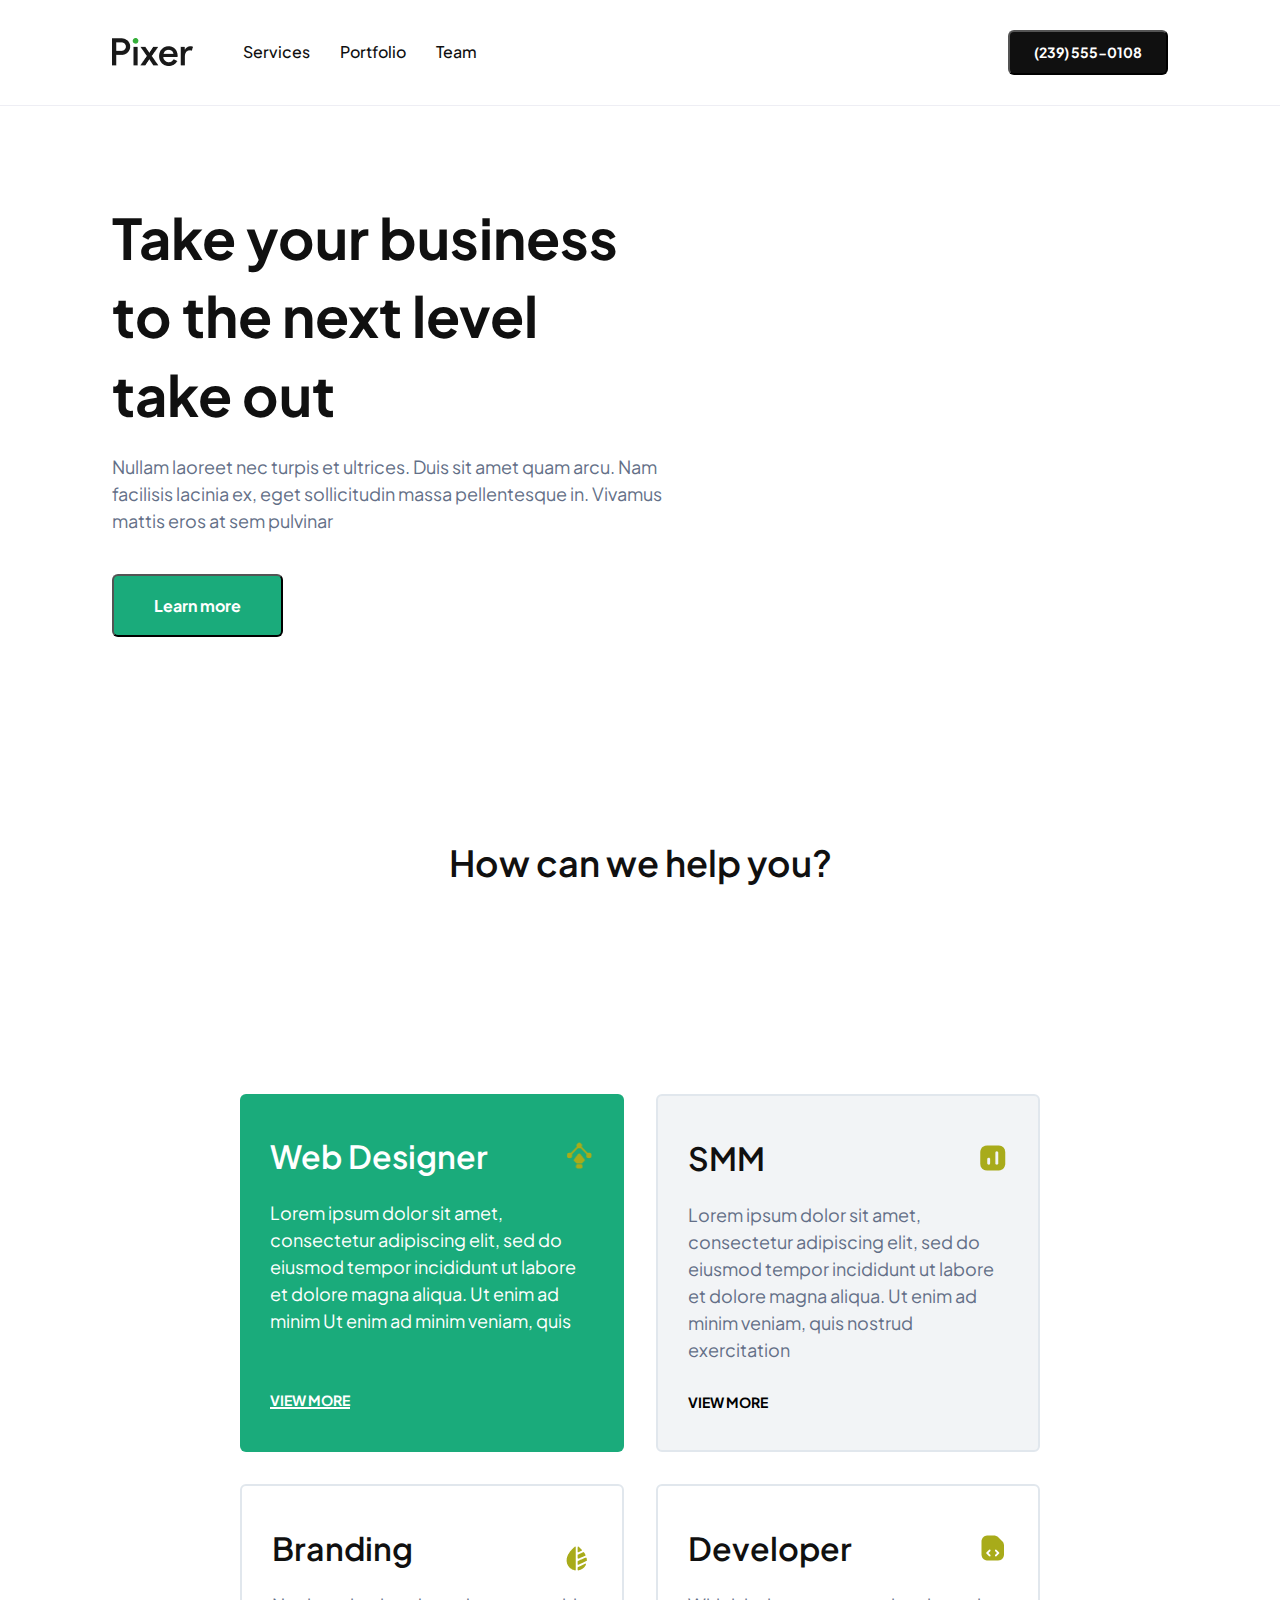
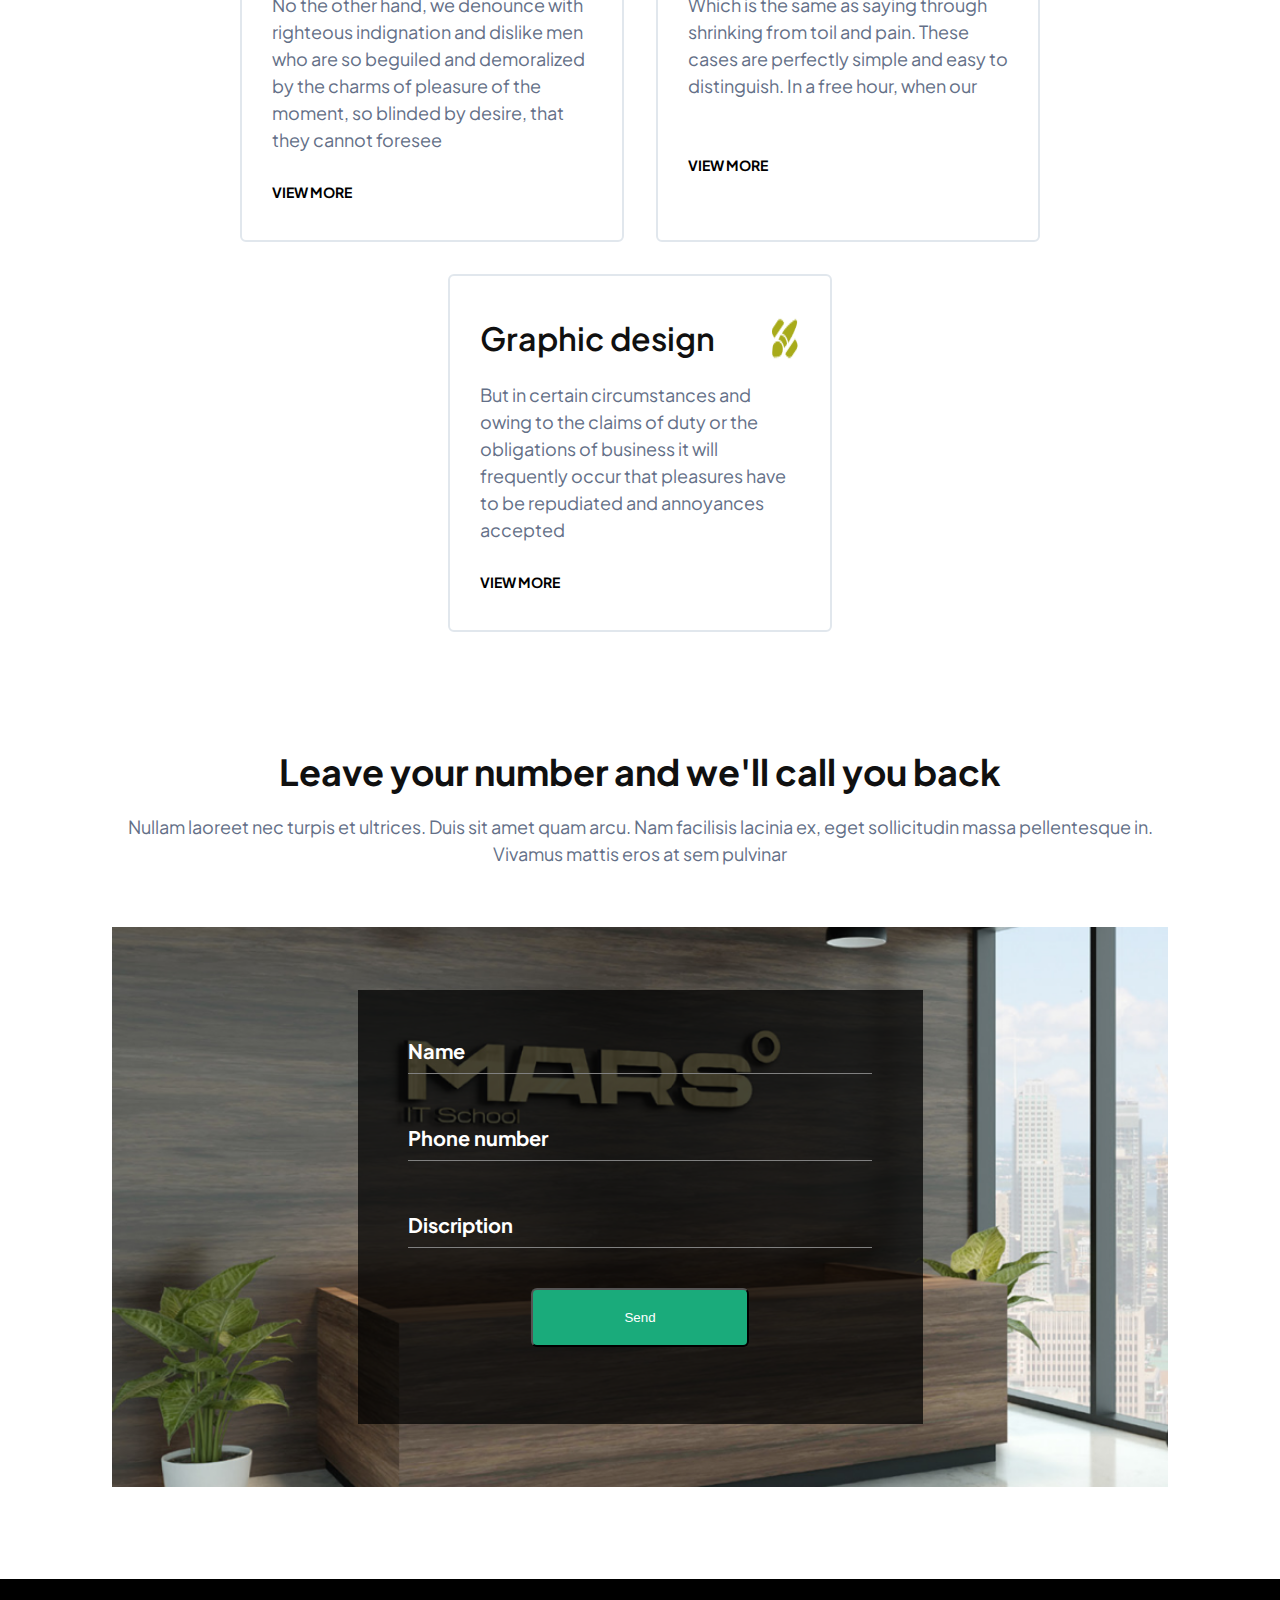
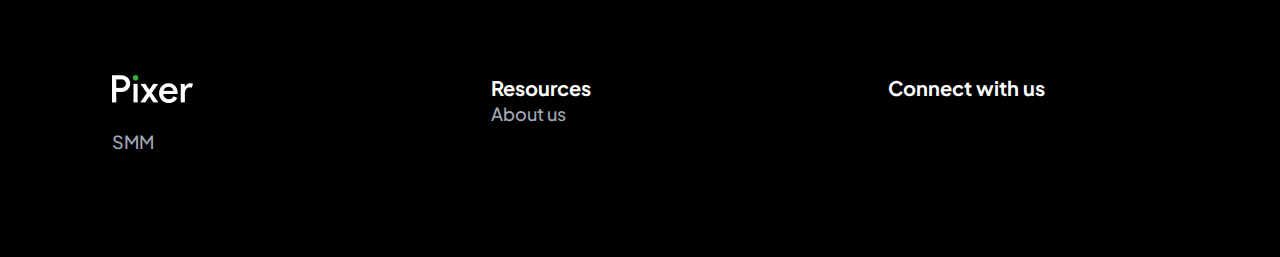
<file: index.html>
<!DOCTYPE html>
<html lang="en">

<head>
    <meta charset="UTF-8">
    <meta name="viewport" content="width=device-width, initial-scale=1.0">
    <title>Document</title>
    <link rel="stylesheet" href="style.css">
</head>

<body>
    <header>
        <div class="tepa_cap">
            <img src="./assets/icons/logo.png" alt="">

            <nav>
                <ul>
                    <li><a href="#">Services</a></li>
                    <li><a href="#">Portfolio</a></li>
                    <li><a href="#">Team</a></li>
                </ul>
            </nav>
        </div>
        <div class="tepa_ong">
            <button>(239) 555-0108</button>
        </div>
    </header>
    <main>
        <section class="first_section">
            <div class="first_section_cap">
                <h1>Take your business to the next level take out</h1>
                <p>Nullam laoreet nec turpis et ultrices. Duis sit amet quam arcu. Nam facilisis lacinia ex, eget
                    sollicitudin massa pellentesque in. Vivamus mattis eros at sem pulvinar</p>
                <button>Learn more</button>
            </div>
            <div class="first_section_ong">
                <iframe width="560" height="315" src="https://www.youtube.com/embed/_I_CDu9dysI?si=5LBt31LRsRGWrlu-"
                    title="YouTube video player" frameborder="0"
                    allow="accelerometer; autoplay; clipboard-write; encrypted-media; gyroscope; picture-in-picture; web-share"
                    allowfullscreen></iframe>
            </div>
        </section>
        <section class="second_section">
            <div class="second_section_1">
                <p>How can we help you?</p>
            </div>
            <div class="second_section_2">



                <div class="box1">
                    <div class="head1">
                        <p>Web Designer</p>
                        <img src="./assets/icons/pen-tool.png" alt="">
                    </div>
                    <p>Lorem ipsum dolor sit amet, consectetur adipiscing elit, sed do eiusmod tempor incididunt ut
                        labore et dolore magna aliqua. Ut enim ad minim Ut enim ad minim veniam, quis </p>
                    <a href="#">View more</a>
                </div>





                <div class="box2">
                    <div class="head2">
                        <p>SMM</p>
                        <img src="./assets/icons/chart-2.png" alt="">
                    </div>
                    <p>Lorem ipsum dolor sit amet, consectetur adipiscing elit, sed do eiusmod tempor incididunt ut
                        labore et dolore magna aliqua. Ut enim ad minim veniam, quis nostrud exercitation </p>
                    <a href="#">View more</a>
                </div>


                <div class="box3">
                    <div class="head3">
                        <p>Branding</p>
                        <img src="./assets/icons/blur.png" alt="">
                    </div>
                    <p>No the other hand, we denounce with righteous indignation and dislike men who are so beguiled and
                        demoralized by the charms of pleasure of the moment, so blinded by desire, that they cannot
                        foresee </p>
                    <a href="#">View more</a>
                </div>
                <div class="box4">
                    <div class="head4">
                        <p>Developer</p>
                        <img src="./assets/icons/simcard.png" alt="">
                    </div>
                    <p>Which is the same as saying through shrinking from toil and pain. These cases are perfectly
                        simple and easy to distinguish. In a free hour, when our </p>
                    <a href="#">VIew more</a>
                </div>
                <div class="box5">
                    <div class="head5">
                        <p>Graphic design</p>
                        <img src="./assets/icons/designtools.png" alt="">
                    </div>
                    <p>But in certain circumstances and owing to the claims of duty or the obligations of business it
                        will frequently occur that pleasures have to be repudiated and annoyances accepted</p>
                    <a href="#">View more</a>
                </div>
            </div>
        </section>



        <section class="third_section">
            <div class="bigbox">
                <div class="smal1">
                    <p>Leave your number and we'll call you back</p>
                </div>
                <div class="smal2">Nullam laoreet nec turpis et ultrices. Duis sit amet quam arcu. Nam facilisis lacinia
                    ex, eget sollicitudin massa pellentesque in. Vivamus mattis eros at sem pulvinar</div>
            </div>

            <div class="wrapper_form">
                <form action="">
                    <input class=" userName" type="text" placeholder="Name">
                    <input class=" userID" type="number" placeholder="Phone number">
                    <input type="text" placeholder="Discription">
                    <button class="wrapper_btn" type="button">Send</button>
                    <p class="error"></p>
                </form>
            </div>
            <div class="clue">

            </div>
        </section>
    </main>
    <footer>
        <div class="last">
            <div class="perviy">
                <img src="./assets/icons/Vector (2).png" alt="">
                <p>SMM</p>
            </div>
            <div class="vtoroy">
                <b>Resources</b>
                <p>About us</p>
            </div>
            <div class="tretiy">
                <b>Connect with us</b>
                <i class="fa-brands fa-twitter"></i>
            </div>
        </div>
    </footer>



    <script src="./main.js"></script>
</body>

</html>
</file>
<file: style.css>
@import url('https://fonts.googleapis.com/css2?family=Plus+Jakarta+Sans:wght@400;500;600;700&display=swap');
  


  * {
      margin: 0;
      padding: 0;
      box-sizing: border-box;
  }

  a {
      text-decoration: none;
  }

  header {
      display: flex;
      justify-content: space-between;
      align-items: center;
      padding: 30px 112px;
      border-bottom: 1px solid #EEEEF4;
  }

  .tepa_cap {
      display: flex;
      align-items: center;
      justify-content: space-around;
      gap: 50px;
  }

  ul {
      display: flex;
      gap: 30px;
      list-style: none;
  }

  li>a {
      font-family: Plus Jakarta Sans;
      font-size: 16px;
      font-style: normal;
      font-weight: 500;
      line-height: 150%;
      color: var(--main-text, #101010);
  }

  .tepa_ong>button {
      color: white;
      display: inline-flex;
      padding: 12px 24px;
      flex-direction: column;
      align-items: flex-start;
      gap: 10px;
      border-radius: 6px;
      background: #101010;
      color: #FFF;
      text-align: center;
      font-family: Plus Jakarta Sans;
      font-size: 14px;
      font-style: normal;
      font-weight: 700;
      line-height: 120%;
  }

  .tepa_ong>button:hover {
      background-color: transparent;
      color: black;
      transition: all 0.15s;
  }

  main {
      display: flex;
      flex-direction: column;
      align-items: center;
      justify-content: center;
      padding: 92px 112px;
  }

  .first_section {
      width: 100%;
      display: flex;
      justify-content: space-between;
  }

  .first_section_cap>h1 {
      color: #101010;
      font-family: Plus Jakarta Sans;
      font-size: 56px;
      font-style: normal;
      font-weight: 700;
      line-height: 140%;
      width: 550px;
      margin-bottom: 20px;
  }

  .first_section_cap>p {
      color: #636F87;
      font-family: Plus Jakarta Sans;
      font-size: 18px;
      font-style: normal;
      font-weight: 400;
      line-height: 150%;
      margin-bottom: 40px;
  }

  .first_section_cap {
      width: 550px;
      height: 434px;

  }

  .first_section_cap>button {
      display: flex;
      padding: 20px 40px;
      flex-direction: column;
      align-items: flex-start;
      gap: 10px;
      border-radius: 6px;
      background: #1AAB7B;
      color: #FFF;
      text-align: center;
      font-family: Plus Jakarta Sans;
      font-size: 16px;
      font-style: normal;
      font-weight: 700;
      line-height: 120%;
  }

  .second_section_1 {
      display: flex;
      align-items: center;
      justify-content: center;
  }

  .second_section_1>p {
      margin: 206px;
      width: 383px;
      height: 50px;
      color: #101010;
      text-align: center;
      font-family: Plus Jakarta Sans;
      font-size: 36px;
      font-style: normal;
      font-weight: 600;
      line-height: 140%;
      align-items: center;
      justify-content: center
  }

  .second_section_2>.box1 {
      width: 384px;
      height: 358px;
      border-radius: 6px;
      background: #1AAB7B;
      padding: 40px 30px;
  }

  .head1 {
      display: flex;
      align-items: center;
      justify-content: space-between;
      color: #FFF;
      font-family: Plus Jakarta Sans;
      font-size: 32px;
      font-style: normal;
      font-weight: 600;
      line-height: 140%;
      margin-bottom: 20px;
  }

  .head1>img {
      width: 30px;
      height: 30px;
  }

  .box1>p {
      color: #FFF;
      font-family: Plus Jakarta Sans;
      font-size: 18px;
      font-style: normal;
      font-weight: 400;
      line-height: 150%;
      margin-bottom: 50px;
  }

  .box1>a {
      color: #FFF;
      font-family: Plus Jakarta Sans;
      font-size: 20px;
      font-style: normal;
      font-weight: 700;
      line-height: 140%;
      font-variant: all-small-caps;
      text-decoration-line: underline;
  }

  .second_section_2 {
      display: flex;
      justify-content: center;
      gap: 32px;
      flex-wrap: wrap;
  }

  .box2 {
      width: 384px;
      height: 358px;
      border-radius: 6px;
      border: 2px solid #E1E7ED;
      background: #F2F4F6;
      padding: 40px 30px
  }

  .head2 {
      display: flex;
      align-items: center;
      justify-content: space-between;
      margin-bottom: 20px;

  }


  .head2>p {
      color: #101010;
      font-family: Plus Jakarta Sans;
      font-size: 32px;
      font-style: normal;
      font-weight: 600;
      line-height: 140%;
  }

  .box2>p {
      color: #636F87;
      font-family: Plus Jakarta Sans;
      font-size: 18px;
      font-style: normal;
      font-weight: 400;
      line-height: 150%;
      margin-bottom: 23px;
  }

  .box2>a {
      color: #000;
      font-family: Plus Jakarta Sans;
      font-size: 20px;
      font-style: normal;
      font-weight: 700;
      line-height: 140%;
      font-variant: all-small-caps;
  }

  .head3 {
      display: flex;
      color: #101010;
      font-family: Plus Jakarta Sans;
      font-size: 32px;
      font-style: normal;
      font-weight: 600;
      line-height: 140%;
      align-items: center;
      justify-content: space-between
  }

  .box3 {
      width: 384px;
      height: 358px;
      border-radius: 6px;
      border: 2px solid #E1E7ED;
      padding: 40px 30px;
  }

  .box3>p {
      color: #636F87;
      font-family: Plus Jakarta Sans;
      font-size: 18px;
      font-style: normal;
      font-weight: 400;
      line-height: 150%;
      margin-bottom: 23px;
  }

  .head3>p {
      margin-bottom: 20px;
  }

  .box3>a {
      color: #000;
      font-family: Plus Jakarta Sans;
      font-size: 20px;
      font-style: normal;
      font-weight: 700;
      line-height: 140%;
      font-variant: all-small-caps;
  }

  .box4 {
      width: 384px;
      height: 358px;
      border-radius: 6px;
      border: 2px solid #E1E7ED;
      padding: 40px 30px;
  }

  .head4 {
      display: flex;
      align-items: center;
      justify-content: space-between;
      color: #101010;
      font-family: Plus Jakarta Sans;
      font-size: 32px;
      font-style: normal;
      font-weight: 600;
      line-height: 140%;
      margin-bottom: 20px;
  }

  .box4>p {
      color: #636F87;
      font-family: Plus Jakarta Sans;
      font-size: 18px;
      font-style: normal;
      font-weight: 400;
      line-height: 150%;
      margin-bottom: 50px;
  }

  .box4>a {
      color: #000;
      font-family: Plus Jakarta Sans;
      font-size: 20px;
      font-style: normal;
      font-weight: 700;
      line-height: 140%;
      font-variant: all-small-caps;
  }

  .box5 {
      width: 384px;
      height: 358px;
      border-radius: 6px;
      border: 2px solid #E1E7ED;
      padding: 40px 30px;
  }

  .head5 {
      display: flex;
      justify-content: space-between;
      color: #101010;
      font-family: Plus Jakarta Sans;
      font-size: 32px;
      font-style: normal;
      font-weight: 600;
      line-height: 140%;
      margin-bottom: 20px;
  }

  .box5>p {
      color: #636F87;
      font-family: Plus Jakarta Sans;
      font-size: 18px;
      font-style: normal;
      font-weight: 400;
      line-height: 150%;
      margin-bottom: 23px;
  }

  .box5>a {
      color: #000;
      font-family: Plus Jakarta Sans;
      font-size: 20px;
      font-style: normal;
      font-weight: 700;
      line-height: 140%;
      font-variant: all-small-caps;
  }

  .smal1 {
      display: flex;
      align-items: center;
      justify-content: center;
      color: #101010;
      text-align: center;
      font-family: Plus Jakarta Sans;
      font-size: 36px;
      font-style: normal;
      font-weight: 700;
      line-height: 140%;
      margin: 115px 0 16px 0;
  }

  .smal2 {
      color: #636F87;
      text-align: center;
      font-family: Plus Jakarta Sans;
      font-size: 18px;
      font-style: normal;
      font-weight: 400;
      line-height: 150%;
      display: flex;
      align-items: center;
      justify-content: center;
      margin-bottom: 60px;
  }


  .wrapper_form {
      width: 100%;
      background-image: url(./assets/img/image\ 1.png);
      background-size: cover;
      background-repeat: no-repeat;
      height: 560px;
      display: flex;
      justify-content: center;
      align-items: center;
  }

  .wrapper_form>form {
      width: 565px;
      height: 434px;
      background-color: rgba(0, 0, 0, 0.73);
      display: flex;
      flex-direction: column;
      align-items: center;
      padding: 37px 0;
      row-gap: 40px;
      line-height: normal;
  }

  .wrapper_form>form>input {
      border: none;
      background-color: transparent;
      width: 463.238px;
      height: 50px;
      border-bottom: 1px solid gray;
      outline: none;
      color: #FFF;
      font-family: Plus Jakarta Sans;
      font-size: 20px;
      font-style: normal;
      font-weight: 700;
      line-height: normal;
  }

  .wrapper_form>form>input::placeholder {
      color: #FFF;
      font-family: Plus Jakarta Sans;
      font-size: 20px;
      font-style: normal;
      font-weight: 700;
      line-height: normal;
  }

  .wrapper_form>form>button {
      display: flex;
      width: 217.143px;
      height: 59px;
      padding: 20px 40px;
      flex-direction: column;
      justify-content: center;
      align-items: center;
      gap: 10px;
      flex-shrink: 0;
      border-radius: 6px;
      background: #1AAB7B;
      color: white;
  }

  .last {
      background-color: #000;
      color: white;
      width: 100%;
      height: 278px;
      display: flex;
      padding: 96px 235px 96px 112px;
      justify-content: space-between
  }

  .perviy>img {
      margin-bottom: 21px;
  }

  .perviy>p {
      color: var(--second-2, #A1A8B7);
      font-family: Plus Jakarta Sans;
      font-size: 18px;
      font-style: normal;
      font-weight: 500;
      line-height: 150%;
  }

  .vtoroy {
      row-gap: 21px;
  }

  .vtoroy>b {
      color: var(--White, #FFF);
      font-family: Plus Jakarta Sans;
      font-size: 20px;
      font-style: normal;
      font-weight: 700;
      line-height: normal;
  }

  .vtoroy>p {
      color: var(--second-2, #A1A8B7);
      font-family: Plus Jakarta Sans;
      font-size: 18px;
      font-style: normal;
      font-weight: 500;
      line-height: 150%;
  }

  .tretiy>b {
      color: var(--White, #FFF);
      font-family: Plus Jakarta Sans;
      font-size: 20px;
      font-style: normal;
      font-weight: 700;
      line-height: normal;
  }



  .error{
    color: red;
  }
</file>
